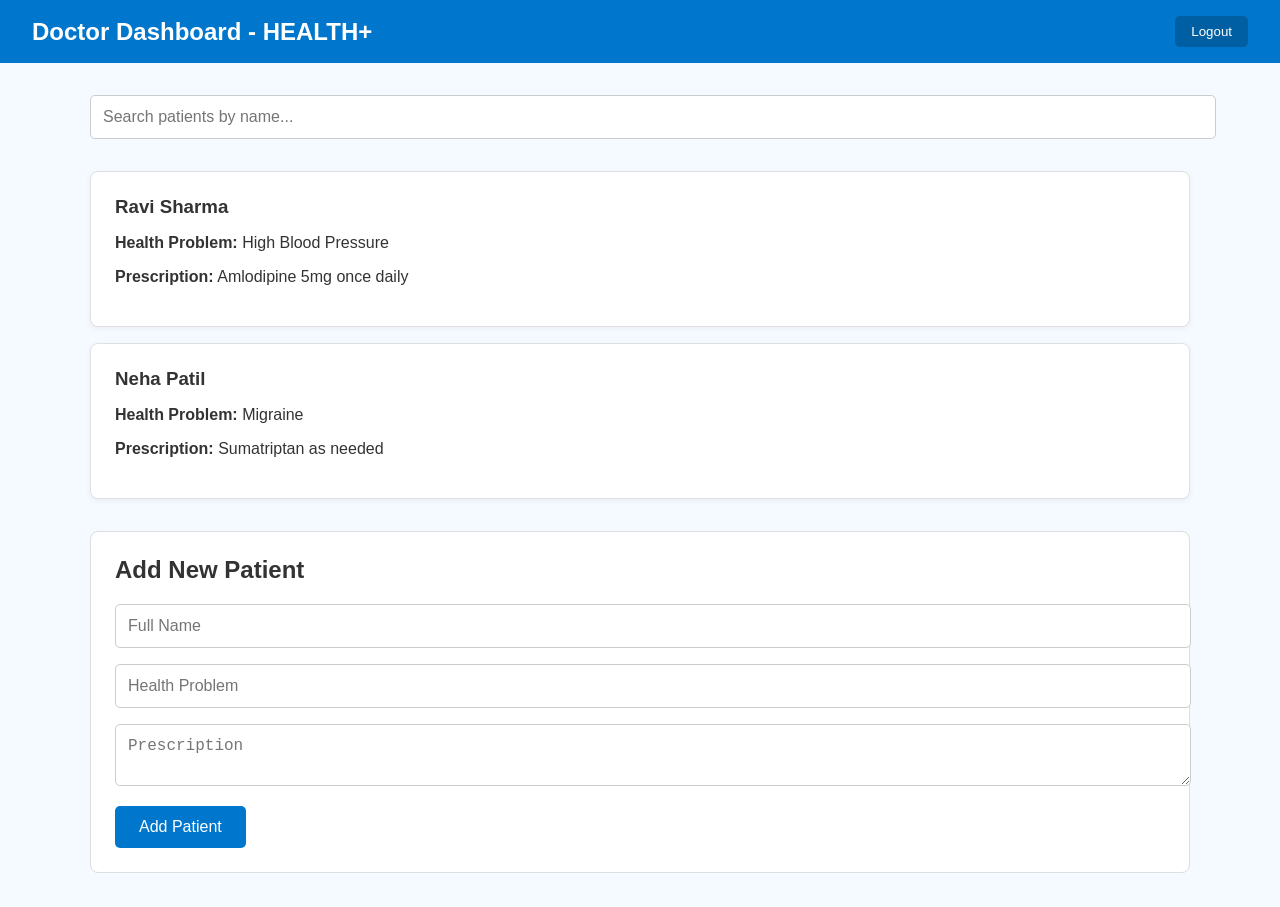
<file: doctor-dashboard.html>
<!DOCTYPE html>
<html lang="en">
<head>
  <meta charset="UTF-8">
  <meta name="viewport" content="width=device-width, initial-scale=1.0">
  <title>Doctor Dashboard - HEALTH+</title>
  <style>
    body {
      font-family: 'Segoe UI', Tahoma, Geneva, Verdana, sans-serif;
      margin: 0;
      padding: 0;
      background-color: #f4faff;
      color: #333;
    }

    header {
      background-color: #0077cc;
      color: white;
      padding: 1rem 2rem;
      display: flex;
      justify-content: space-between;
      align-items: center;
    }

    header h1 {
      margin: 0;
      font-size: 1.5rem;
    }

    header button {
      background-color: #005fa3;
      color: white;
      border: none;
      padding: 0.5rem 1rem;
      border-radius: 5px;
      cursor: pointer;
    }

    .dashboard {
      padding: 2rem;
      max-width: 1100px;
      margin: auto;
    }

    .search-bar {
      margin-bottom: 2rem;
    }

    .search-bar input {
      width: 100%;
      padding: 0.75rem;
      border: 1px solid #ccc;
      border-radius: 5px;
      font-size: 1rem;
    }

    .patient-card {
      background-color: white;
      border: 1px solid #e0e0e0;
      border-radius: 8px;
      padding: 1.5rem;
      margin-bottom: 1rem;
      box-shadow: 0 2px 6px rgba(0, 0, 0, 0.05);
    }

    .patient-card h3 {
      margin: 0 0 0.5rem;
    }

    .add-patient {
      margin-top: 2rem;
      background-color: #ffffff;
      padding: 1.5rem;
      border-radius: 8px;
      border: 1px solid #ddd;
    }

    .add-patient h2 {
      margin-top: 0;
    }

    .add-patient input, .add-patient textarea {
      width: 100%;
      margin-bottom: 1rem;
      padding: 0.75rem;
      font-size: 1rem;
      border: 1px solid #ccc;
      border-radius: 5px;
    }

    .add-patient button {
      background-color: #0077cc;
      color: white;
      border: none;
      padding: 0.75rem 1.5rem;
      border-radius: 5px;
      font-size: 1rem;
      cursor: pointer;
    }
  </style>
</head>
<body>

  <header>
    <h1>Doctor Dashboard - HEALTH+</h1>
    <button onclick="logout()">Logout</button>
  </header>

  <div class="dashboard">
    <div class="search-bar">
      <input type="text" id="searchInput" placeholder="Search patients by name..." onkeyup="searchPatients()">
    </div>

    <div id="patientList">
      <div class="patient-card">
        <h3>Ravi Sharma</h3>
        <p><strong>Health Problem:</strong> High Blood Pressure</p>
        <p><strong>Prescription:</strong> Amlodipine 5mg once daily</p>
      </div>
      <div class="patient-card">
        <h3>Neha Patil</h3>
        <p><strong>Health Problem:</strong> Migraine</p>
        <p><strong>Prescription:</strong> Sumatriptan as needed</p>
      </div>
    </div>

    <div class="add-patient">
      <h2>Add New Patient</h2>
      <input type="text" id="newName" placeholder="Full Name">
      <input type="text" id="newProblem" placeholder="Health Problem">
      <textarea id="newPrescription" placeholder="Prescription"></textarea>
      <button onclick="addPatient()">Add Patient</button>
    </div>
  </div>

  <script>
    function logout() {
      alert("Logging out...");
      window.location.href = "login.html";
    }

    function searchPatients() {
      const input = document.getElementById("searchInput").value.toLowerCase();
      const cards = document.querySelectorAll(".patient-card");

      cards.forEach(card => {
        const name = card.querySelector("h3").textContent.toLowerCase();
        card.style.display = name.includes(input) ? "block" : "none";
      });
    }

    function addPatient() {
      const name = document.getElementById("newName").value;
      const problem = document.getElementById("newProblem").value;
      const prescription = document.getElementById("newPrescription").value;

      if (!name || !problem || !prescription) {
        alert("Please fill out all fields.");
        return;
      }

      const card = document.createElement("div");
      card.className = "patient-card";
      card.innerHTML = `<h3>${name}</h3>
                        <p><strong>Health Problem:</strong> ${problem}</p>
                        <p><strong>Prescription:</strong> ${prescription}</p>`;

      document.getElementById("patientList").appendChild(card);

      document.getElementById("newName").value = "";
      document.getElementById("newProblem").value = "";
      document.getElementById("newPrescription").value = "";
    }
  </script>

</body>
</html>
</file>
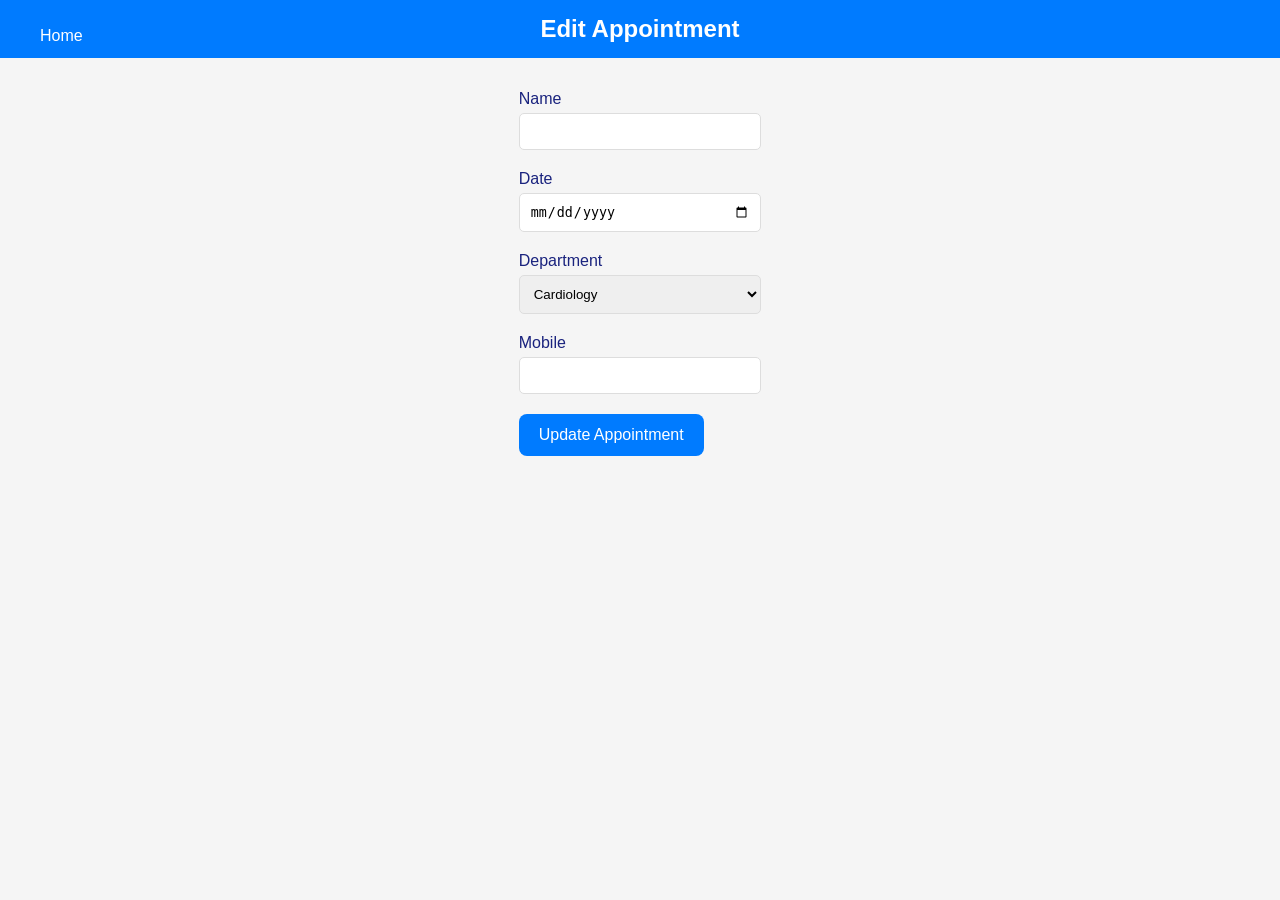
<file: edit-appointment.html>
<!DOCTYPE html>
<html lang="en">
<head>
  <meta charset="UTF-8" />
  <meta name="viewport" content="width=device-width, initial-scale=1.0" />
  <title>Edit Appointment</title>
  <link rel="stylesheet" href="style.css" />
</head>
<body>

  <!-- Top Bar -->
  <div id="topbar">
    <button id="homeBtn" onclick="window.location.href='index.html'">Home</button>
    <h2>Edit Appointment</h2>
  </div>

  <!-- Edit Appointment Form -->
  <div class="container">
    <form id="edit-appointment-form">
      <div class="input-group">
        <label for="edit-patient-name">Name</label>
        <input type="text" id="edit-patient-name" required />
      </div>

      <div class="input-group">
        <label for="edit-appointment-date">Date</label>
        <input type="date" id="edit-appointment-date" required />
      </div>

      <div class="input-group">
        <label for="edit-appointment-department">Department</label>
        <select id="edit-appointment-department" required>
          <option value="Cardiology">Cardiology</option>
          <option value="Pediatrics">Pediatrics</option>
          <option value="Neurology">Neurology</option>
          <option value="Psychiatry">Psychiatry</option>
          <option value="General">General Checkup</option>
        </select>
      </div>

      <div class="input-group">
        <label for="edit-appointment-mobile">Mobile</label>
        <input type="text" id="edit-appointment-mobile" required />
      </div>

      <button type="submit">Update Appointment</button>
    </form>
  </div>

<script>
  document.addEventListener('DOMContentLoaded', () => {
    const appointmentToEdit = JSON.parse(localStorage.getItem('editAppointment'));
    document.getElementById('edit-patient-name').value = appointmentToEdit.name;
    document.getElementById('edit-appointment-date').value = appointmentToEdit.date;
    document.getElementById('edit-appointment-department').value = appointmentToEdit.department;
    document.getElementById('edit-appointment-mobile').value = appointmentToEdit.mobile;

    document.getElementById('edit-appointment-form').addEventListener('submit', function(e) {
      e.preventDefault();

      const updatedAppointment = {
        name: document.getElementById('edit-patient-name').value,
        email: appointmentToEdit.email,  // Email stays the same as it's tied to the user
        date: document.getElementById('edit-appointment-date').value,
        department: document.getElementById('edit-appointment-department').value,
        mobile: document.getElementById('edit-appointment-mobile').value,
      };

      let allAppointments = JSON.parse(localStorage.getItem('appointments'));
      const appointmentIndex = allAppointments.findIndex(app => app.email === appointmentToEdit.email && app.date === appointmentToEdit.date);
      allAppointments[appointmentIndex] = updatedAppointment;

      localStorage.setItem('appointments', JSON.stringify(allAppointments));
      alert('Appointment updated successfully!');
      window.location.href = 'history.html'; // Redirect back to history
    });
  });
</script>

<style>
  body {
    font-family: Arial, sans-serif;
    background-color: #f5f5f5;
    margin: 0;
    padding: 0;
  }

  #topbar {
    background-color: #007bff;
    color: white;
    padding: 15px 20px;
    text-align: center;
    position: fixed;
    width: 100%;
    top: 0;
    left: 0;
    z-index: 1000;
  }

  #homeBtn {
    position: absolute;
    left: 20px;
    background: transparent;
    color: white;
    border: none;
    font-size: 16px;
    cursor: pointer;
  }

  #homeBtn:hover {
    text-decoration: underline;
  }

  h2 {
    margin: 0;
    font-size: 24px;
  }

  .container {
    margin-top: 70px;
    padding: 20px;
    display: flex;
    flex-direction: column;
    align-items: center;
  }

  .input-group {
    margin-bottom: 20px;
    width: 100%;
  }

  input, select {
    width: 100%;
    padding: 10px;
    margin-top: 5px;
    border-radius: 5px;
    border: 1px solid #ddd;
  }

  button {
    padding: 12px 20px;
    font-size: 16px;
    cursor: pointer;
    background-color: #007bff;
    color: white;
    border: none;
    border-radius: 8px;
  }

  button:hover {
    background-color: #0056b3;
  }
</file>
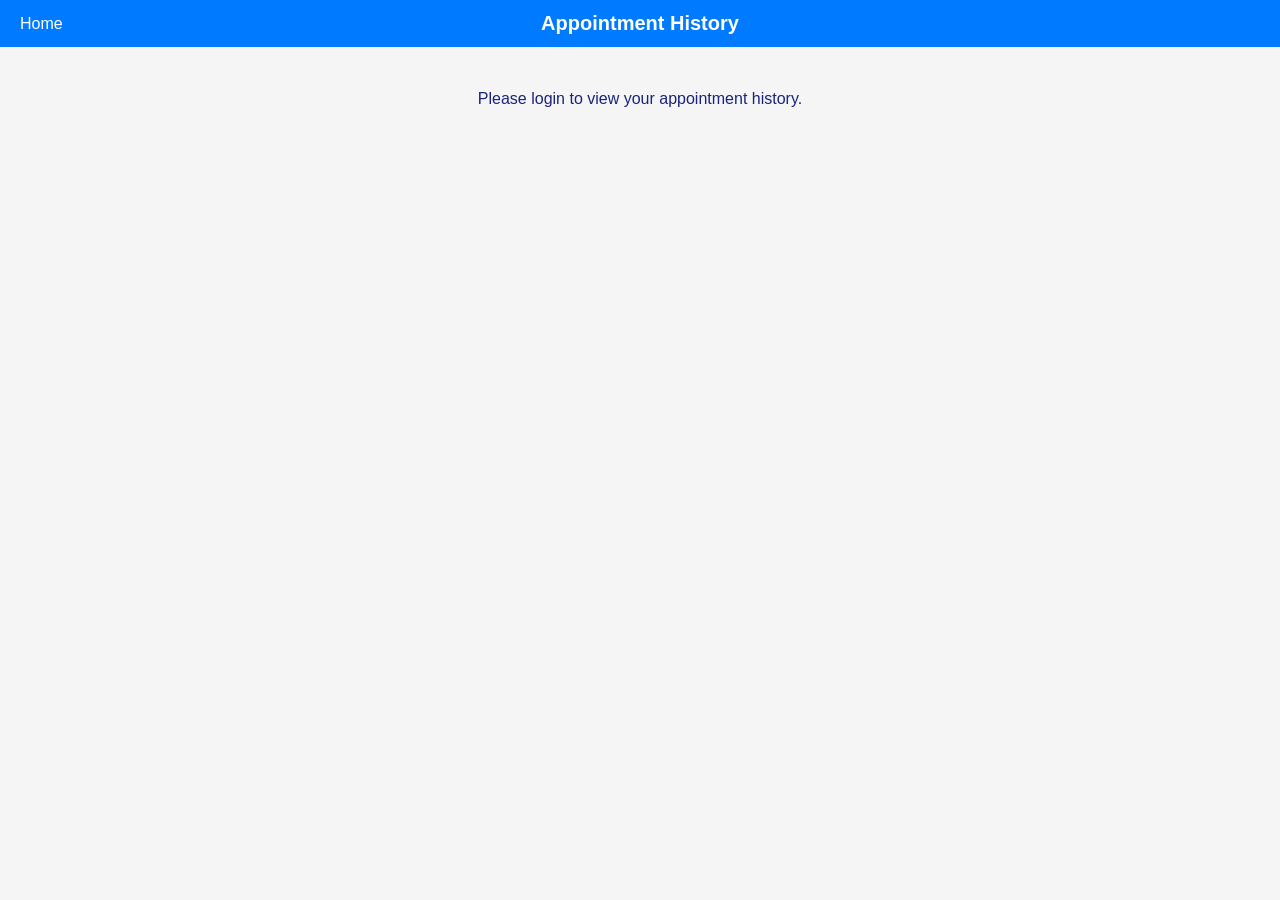
<file: history.html>
<!DOCTYPE html>
<html lang="en">
<head>
  <meta charset="UTF-8" />
  <meta name="viewport" content="width=device-width, initial-scale=1.0" />
  <title>Your Appointment History</title>
  <link rel="stylesheet" href="style.css" />
</head>
<body>

  <!-- Top Bar for Navigation -->
  <div id="topbar">
    <button id="homeBtn" onclick="window.location.href='index.html'">Home</button>
    <h2 id="pageTitle">Appointment History</h2>
  </div>

  <!-- Appointment List -->
  <div id="history-list" class="container"></div>

<script>
  const loggedInUser = localStorage.getItem('loggedInUser');
  const historyList = document.getElementById('history-list');

  if (!loggedInUser) {
    historyList.innerHTML = "<p>Please login to view your appointment history.</p>";
  } else {
    const allAppointments = JSON.parse(localStorage.getItem('appointments')) || [];
    const userAppointments = allAppointments.filter(app => app.email === loggedInUser);

    if (!userAppointments.length) {
      historyList.innerHTML = "<p>No appointments found!</p>";
    } else {
      historyList.innerHTML = userAppointments.map((app, i) =>
        `<div class="appointment-card">
          <div class="appointment-info">
            <p><strong>Date:</strong> ${app.date}</p>
            <p><strong>Department:</strong> ${app.department}</p>
            <p><strong>Patient:</strong> ${app.name}</p>
            <p><strong>Mobile:</strong> ${app.mobile}</p>
          </div>
          <div class="appointment-actions">
            <button class="btn" onclick="editAppointment(${i})">Edit</button>
            <button class="btn cancel-btn" onclick="cancelAppointment(${i})">Cancel</button>
          </div>
        </div>`
      ).join('');
    }
  }

  function editAppointment(index) {
    const appToEdit = JSON.parse(localStorage.getItem('appointments'))[index];
    localStorage.setItem('editAppointment', JSON.stringify(appToEdit));
    window.location.href = "edit-appointment.html";  // Redirect to edit page
  }

  function cancelAppointment(index) {
    let allAppointments = JSON.parse(localStorage.getItem('appointments'));
    allAppointments.splice(index, 1);
    localStorage.setItem('appointments', JSON.stringify(allAppointments));
    alert("Appointment cancelled!");
    window.location.reload();
  }
</script>

<style>
  body {
    font-family: 'Arial', sans-serif;
    background: #f5f5f5;
    margin: 0;
    padding: 0;
  }

  /* Top Bar Style */
  #topbar {
    background-color: #007bff;
    color: white;
    padding: 12px 20px;
    display: flex;
    justify-content: center;
    align-items: center;
    position: fixed;
    width: 100%;
    top: 0;
    left: 0;
    z-index: 1000;
  }

  #topbar h2 {
    margin: 0;
    font-size: 20px;
    flex-grow: 1;
    text-align: center;
  }

  #homeBtn {
    position: absolute;
    left: 20px;
    background: transparent;
    color: white;
    border: none;
    font-size: 16px;
    cursor: pointer;
  }

  #homeBtn:hover {
    text-decoration: underline;
  }

  /* Container for centering the appointment history */
  .container {
    margin-top: 70px;
    padding: 20px;
    display: flex;
    justify-content: center;
    align-items: center;
    flex-direction: column;
  }

  /* Appointment Card Style */
  .appointment-card {
    background-color: white;
    border-radius: 8px;
    box-shadow: 0 4px 8px rgba(0, 0, 0, 0.1);
    margin-bottom: 20px;
    padding: 15px;
    width: 100%;
    max-width: 500px;
  }

  .appointment-info {
    font-size: 14px;
    margin-bottom: 10px;
  }

  .appointment-actions {
    display: flex;
    justify-content: flex-end;
    gap: 10px;
  }

  .btn {
    padding: 8px 16px;
    font-size: 14px;
    cursor: pointer;
    border: none;
    border-radius: 5px;
    background-color: #007bff;
    color: white;
  }

  .btn:hover {
    background-color: #0056b3;
  }

  .cancel-btn {
    background-color: #dc3545;
  }

  .cancel-btn:hover {
    background-color: #c82333;
  }
</style>

</body>
</html>
</file>
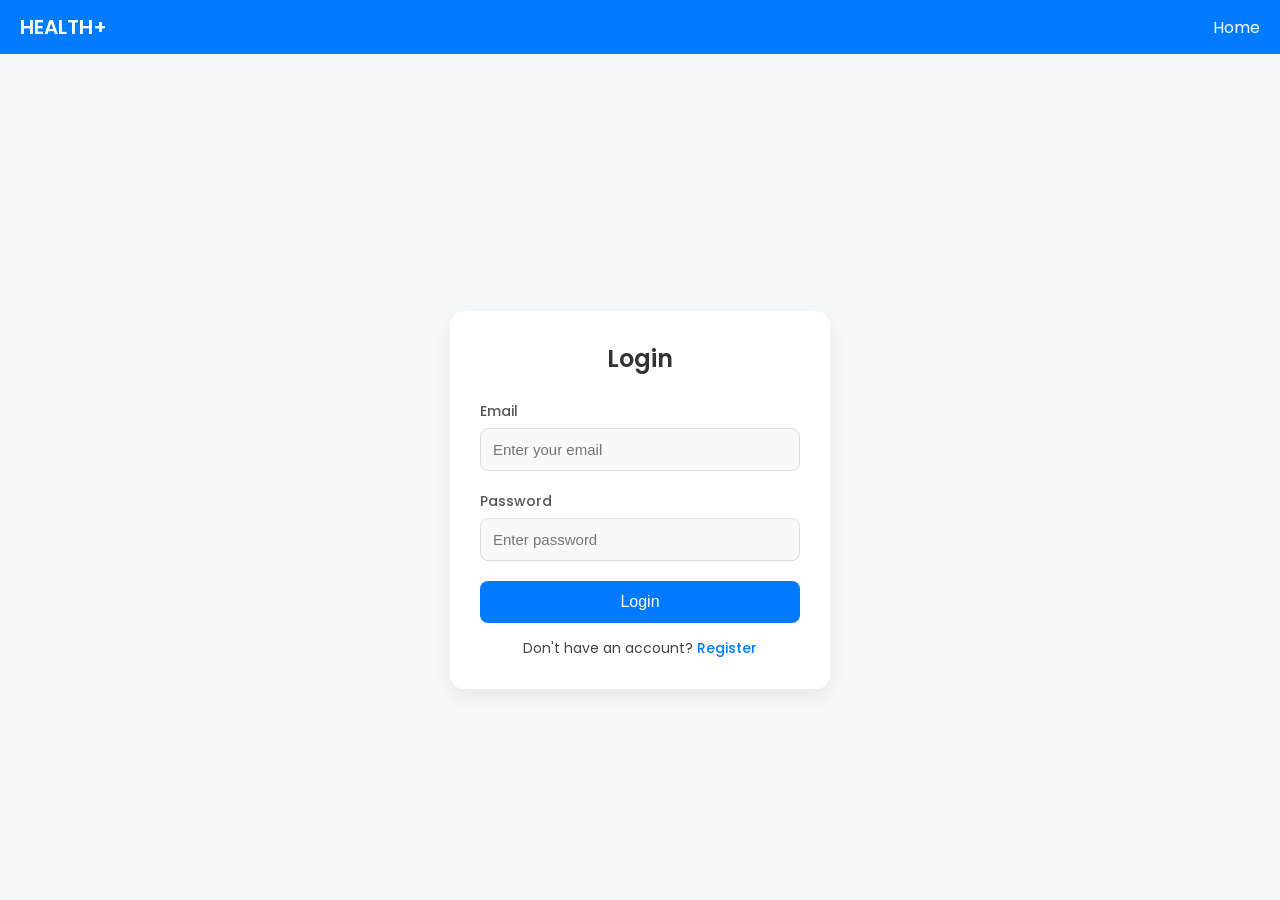
<file: login.html>
<!DOCTYPE html>
<html lang="en">

<head>
  <meta charset="UTF-8" />
  <meta name="viewport" content="width=device-width, initial-scale=1.0" />
  <title>Login | HEALTH+</title>
  <link rel="stylesheet" href="https://fonts.googleapis.com/css2?family=Poppins:wght@400;600&display=swap">
  <style>
    * {
      margin: 0;
      padding: 0;
      box-sizing: border-box;
    }

    body {
      font-family: 'Poppins', sans-serif;
      background: #f8f9fc;
      display: flex;
      justify-content: center;
      align-items: center;
      min-height: 100vh;
      flex-direction: column;
    }

    .top-bar {
      width: 100%;
      background-color: #007bff;
      padding: 12px 20px;
      display: flex;
      justify-content: space-between;
      align-items: center;
      color: white;
      position: fixed;
      top: 0;
      left: 0;
      z-index: 100;
    }

    .top-bar h1 {
      font-size: 20px;
      font-weight: 600;
    }

    .top-bar a {
      color: white;
      text-decoration: none;
      font-size: 16px;
      margin-left: 15px;
      transition: opacity 0.3s ease;
    }

    .top-bar a:hover {
      opacity: 0.8;
    }

    .container {
      background: white;
      padding: 30px;
      border-radius: 14px;
      box-shadow: 0 8px 24px rgba(0, 0, 0, 0.08);
      width: 100%;
      max-width: 380px;
      margin-top: 100px;
    }

    h2 {
      text-align: center;
      margin-bottom: 25px;
      font-size: 24px;
      color: #333;
      font-weight: 600;
    }

    .input-group {
      margin-bottom: 20px;
    }

    .input-group label {
      display: block;
      margin-bottom: 6px;
      font-size: 14px;
      color: #555;
      font-weight: 500;
    }

    .input-group input {
      width: 100%;
      padding: 12px;
      border: 1px solid #ddd;
      border-radius: 8px;
      background-color: #f9f9f9;
      font-size: 15px;
      transition: border-color 0.3s ease;
    }

    .input-group input:focus {
      border-color: #007bff;
      outline: none;
      background: #fff;
    }

    button {
      width: 100%;
      padding: 12px;
      border: none;
      border-radius: 8px;
      background: #007bff;
      color: white;
      font-size: 16px;
      font-weight: 500;
      cursor: pointer;
      transition: background 0.3s ease;
    }

    button:hover {
      background: #0056b3;
    }

    p {
      margin-top: 15px;
      font-size: 14px;
      color: #444;
      text-align: center;
    }

    p a {
      color: #007bff;
      text-decoration: none;
      font-weight: 500;
    }

    p a:hover {
      text-decoration: underline;
    }

    #message {
      text-align: center;
      margin-top: 12px;
      font-size: 14px;
      font-weight: bold;
    }
  </style>
</head>

<body>

  <!-- Top Bar -->
  <div class="top-bar">
    <h1>HEALTH+</h1>
    <a href="index.html">Home</a>
  </div>

  <!-- Login Form -->
  <div class="container">
    <h2>Login</h2>
    <form id="login-form">
      <div class="input-group">
        <label for="email">Email</label>
        <input type="email" id="email" placeholder="Enter your email" required />
      </div>

      <div class="input-group">
        <label for="password">Password</label>
        <input type="password" id="password" placeholder="Enter password" required />
      </div>

      <button type="submit">Login</button>
      <p id="message"></p>
      <p>Don't have an account? <a href="register.html">Register</a></p>
    </form>
  </div>

  <script>
    document.getElementById("login-form").addEventListener("submit", function (event) {
      event.preventDefault();

      const email = document.getElementById("email").value.trim();
      const password = document.getElementById("password").value.trim();
      const messageEl = document.getElementById("message");

      // Admin check
      if (email === "admin@gmail.com" && password === "admin123") {
        localStorage.setItem("isAdminLoggedIn", "true");
        messageEl.style.color = "green";
        messageEl.innerText = "Admin login successful! Redirecting...";
        setTimeout(() => {
          window.location.href = "admin-dashboard.html";
        }, 1500);
        return;
      }
      const doctors = JSON.parse(localStorage.getItem("doctors")) || [
      { email: "doctor1@gmail.com", password: "doc123" }
    ];
    const matchedDoctor = doctors.find(doc => doc.email === email && doc.password === password);

    if (matchedDoctor) {
      localStorage.setItem("loggedInDoctor", email);
      messageEl.style.color = "green";
      messageEl.innerText = "Doctor login successful! Redirecting...";
      setTimeout(() => {
        window.location.href = "doctor-dashboard.html";
      }, 1500);
      return;
    }


      // Normal user check
      const users = JSON.parse(localStorage.getItem("users")) || [];
      const matchedUser = users.find(user => user.email === email && user.password === password);

      if (matchedUser) {
        localStorage.setItem("loggedInUser", email);
        messageEl.style.color = "green";
        messageEl.innerText = "Login successful! Redirecting...";
        setTimeout(() => {
          window.location.href = "index.html";
        }, 1500);
      } else {
        messageEl.style.color = "red";
        messageEl.innerText = "Invalid email or password.";
      }
    });
  </script>

</body>

</html>
</file>
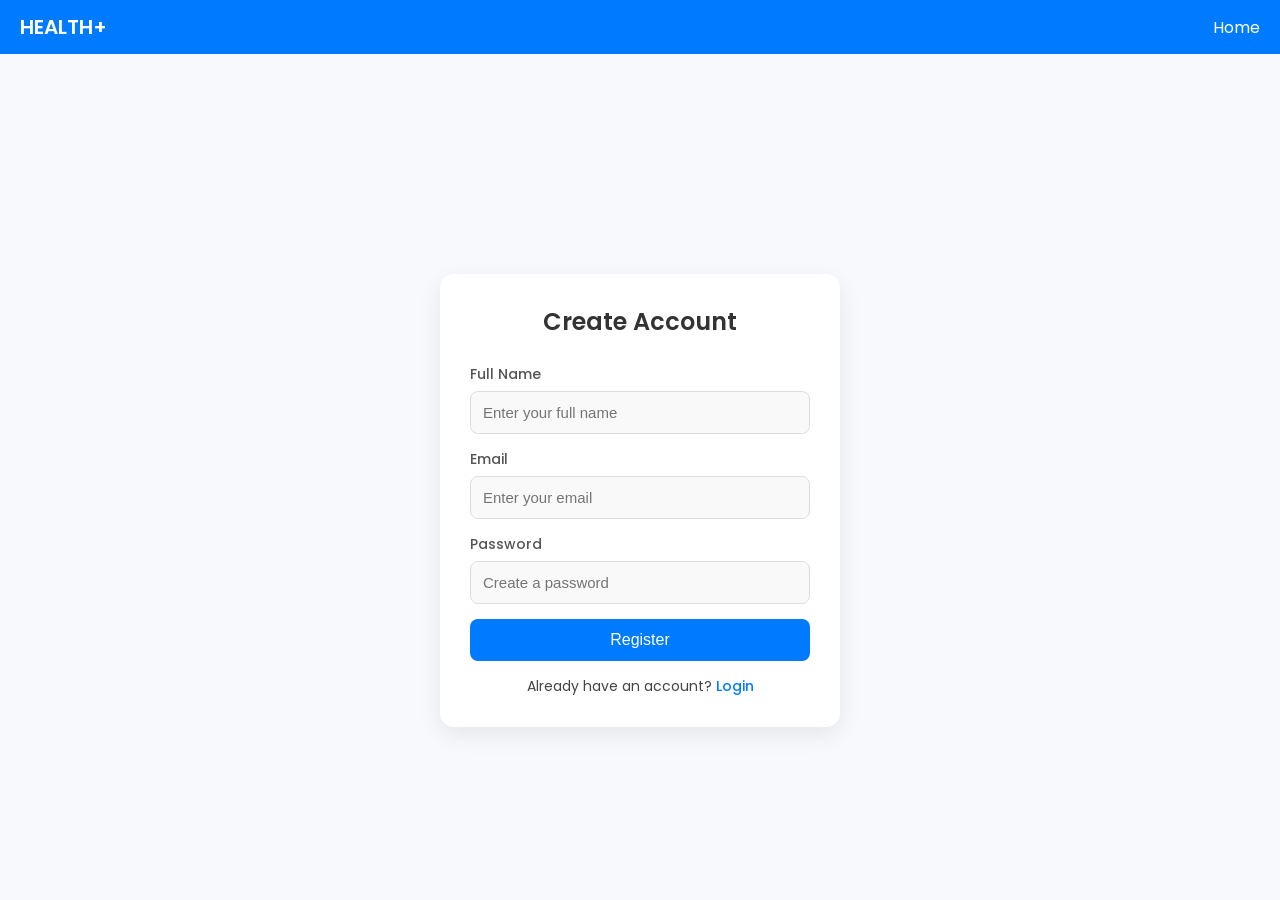
<file: register.html>
<!DOCTYPE html>
<html lang="en">
<head>
  <meta charset="UTF-8" />
  <meta name="viewport" content="width=device-width, initial-scale=1.0"/>
  <title>Register | HEALTH+</title>
  <link rel="stylesheet" href="https://fonts.googleapis.com/css2?family=Poppins:wght@400;600&display=swap">
  <style>
    * {
      margin: 0;
      padding: 0;
      box-sizing: border-box;
    }

    body {
      font-family: 'Poppins', sans-serif;
      background: #f8f9fc;
      display: flex;
      justify-content: center;
      align-items: center;
      min-height: 100vh;
      flex-direction: column;
    }

    /* Top Bar */
    .top-bar {
      width: 100%;
      background-color: #007bff;
      padding: 12px 20px;
      display: flex;
      justify-content: space-between;
      align-items: center;
      color: white;
      position: fixed;
      top: 0;
      left: 0;
      z-index: 100;
    }

    .top-bar h1 {
      font-size: 20px;
      font-weight: 600;
    }

    .top-bar a {
      color: white;
      text-decoration: none;
      font-size: 16px;
      margin-left: 15px;
      transition: opacity 0.3s ease;
    }

    .top-bar a:hover {
      opacity: 0.8;
    }

    /* Registration Form Container */
    .container {
      background: white;
      padding: 30px;
      border-radius: 14px;
      box-shadow: 0 8px 24px rgba(0, 0, 0, 0.08);
      width: 100%;
      max-width: 400px;
      margin-top: 100px;
    }

    h2 {
      text-align: center;
      margin-bottom: 25px;
      font-size: 24px;
      color: #333;
      font-weight: 600;
    }

    label {
      display: block;
      margin-bottom: 6px;
      font-size: 14px;
      color: #555;
      font-weight: 500;
    }

    input {
      width: 100%;
      padding: 12px;
      border: 1px solid #ddd;
      border-radius: 8px;
      background-color: #f9f9f9;
      font-size: 15px;
      transition: border-color 0.3s ease;
      margin-bottom: 15px;
    }

    input:focus {
      border-color: #007bff;
      outline: none;
      background: #fff;
    }

    button {
      width: 100%;
      padding: 12px;
      border: none;
      border-radius: 8px;
      background: #007bff;
      color: white;
      font-size: 16px;
      font-weight: 500;
      cursor: pointer;
      transition: background 0.3s ease;
    }

    button:hover {
      background: #0056b3;
    }

    p {
      margin-top: 15px;
      font-size: 14px;
      color: #444;
      text-align: center;
    }

    p a {
      color: #007bff;
      text-decoration: none;
      font-weight: 500;
    }

    p a:hover {
      text-decoration: underline;
    }

    #message {
      text-align: center;
      margin-top: 12px;
      font-size: 14px;
      font-weight: bold;
      color: red;
    }
  </style>
</head>
<body>

  <!-- Top Bar -->
  <div class="top-bar">
    <h1>HEALTH+</h1>
    <a href="index.html">Home</a>
  </div>

  <!-- Registration Form -->
  <div class="container">
    <h2>Create Account</h2>
    <form id="register-form">
      <label for="fullname">Full Name</label>
      <input type="text" id="fullname" placeholder="Enter your full name" required />

      <label for="email">Email</label>
      <input type="email" id="email" placeholder="Enter your email" required />

      <label for="password">Password</label>
      <input type="password" id="password" placeholder="Create a password" required />

      <button type="submit">Register</button>
      <p id="message"></p>
      <p>Already have an account? <a href="login.html">Login</a></p>
    </form>
  </div>

  <script>
    document.getElementById("register-form").addEventListener("submit", registerUser);

    function registerUser(event) {
      event.preventDefault();

      const fullname = document.getElementById("fullname").value;
      const email = document.getElementById("email").value;
      const password = document.getElementById("password").value;

      let users = JSON.parse(localStorage.getItem("users")) || [];
      const userExists = users.some(user => user.email === email);

      const messageEl = document.getElementById("message");

      if (userExists) {
        messageEl.style.color = "red";
        messageEl.innerText = "Email already registered.";
        return;
      }

      users.push({ fullname, email, password });
      localStorage.setItem("users", JSON.stringify(users));

      messageEl.style.color = "green";
      messageEl.innerText = "Registration successful! Redirecting...";

      document.getElementById("register-form").reset();

      setTimeout(() => {
        window.location.href = "login.html";
      }, 1500);
    }
  </script>

</body>
</html>
</file>
<file: style.css>
/* Reset + Body */
* {
  margin: 0;
  padding: 0;
  box-sizing: border-box;
}

body {
  font-family: 'Segoe UI', sans-serif;
  background: #f5ebf0;
  color: #1a237e;
  overflow-x: hidden;
}

/* Top Bar */
.top-bar {
  background-color: #3b5fc3;
  color: #fff;
  padding: 8px 40px;
  display: flex;
  justify-content: space-between;
  align-items: center;
  position: fixed;
  width: 100%;
  top: 0;
  left: 0;
  z-index: 1000;
}

.top-bar-left {
  display: flex;
  align-items: center;
  gap: 25px;
}

#toggle-sidebar-btn {
  font-size: 24px;
  cursor: pointer;
  margin-right: 10px;
}

.social-icons {
  display: flex;
  align-items: center;
}

.social-icons a {
  margin-right: 20px;
}

.top-links {
  display: flex;
  align-items: center;
}

.top-links a {
  color: #fff;
  margin-left: 20px;
  text-decoration: none;
  font-size: 14px;
}

#auth-link img {
  vertical-align: middle;
  width: 28px;
  height: 28px;
  margin-top: -4px;
}

/* Sidebar */
#sidebar {
  position: fixed;
  top: 0;
  left: -250px;
  width: 250px;
  height: 100%;
  background-color: #3b5fc3;
  color: #fff;
  transition: left 0.3s ease;
  padding-top: 60px;
  z-index: 999;
  box-shadow: 0 4px 10px rgba(0, 0, 0, 0.2);
}

#sidebar a {
  display: block;
  padding: 16px;
  text-decoration: none;
  color: #fff;
  font-size: 18px;
  margin: 10px 0;
  transition: background-color 0.3s ease;
}

#sidebar a:hover {
  background-color: #8c96af;
  padding-left: 20px;
}

#sidebar a.active {
  background-color: #3b5fc3;
}

/* Modal */
.modal {
  display: none;
  position: fixed;
  z-index: 1000;
  left: 0;
  top: 0;
  width: 100%;
  height: 100%;
  background-color: rgba(0, 0, 0, 0.5);
  backdrop-filter: blur(3px);
  justify-content: center;
  align-items: center;
  overflow: auto;
}

.modal-content {
  background-color: #fff;
  padding: 30px;
  border-radius: 10px;
  width: 90%;
  max-width: 600px;
  box-shadow: 0 5px 15px rgba(0, 0, 0, 0.3);
  text-align: center;
  position: relative;
  margin: auto;
}

.close {
  position: absolute;
  right: 20px;
  top: 15px;
  font-size: 24px;
  cursor: pointer;
  color: #888;
}

.close:hover {
  color: #000;
}

/* Hero Section */
.hero {
  background: linear-gradient(to right, #f5ebf0, #61a4e2);
  display: flex;
  justify-content: space-between;
  align-items: center;
  padding: 80px 60px;
  flex-wrap: wrap;
  position: relative;
}

.hero-left {
  max-width: 50%;
  flex: 1 1 45%;
  position: relative;
  margin-top: -350px;
}

.hero-left h1 {
  font-size: 44px;
  line-height: 1.2;
  margin-bottom: 30px;
}

.hero-left span {
  color: #1a237e;
  font-weight: bold;
}

.hero-left p {
  font-size: 16px;
  margin-bottom: 50px;
}

.btn {
  background-color: #3b5fc3;
  color: #fff;
  padding: 15px 30px;
  border-radius: 10px;
  text-decoration: none;
  font-weight: bold;
  transition: background 0.3s;
}

.btn:hover {
  background-color: #2e4aad;
}

.hero-right {
  max-width: 50%;
  flex: 1 1 45%;
  display: flex;
  justify-content: center;
  align-items: center;
  position: relative;
  margin-top: 100px;
}

.hero-right .hero-image {
  max-width: 90%;
  height: auto;
  border-radius: 10px;
  transform: translateX(10%);
  box-shadow: 0 10px 20px rgba(0, 0, 0, 0.15);
}

.contact-info {
  position: absolute;
  top: 70px;
  left: 50%;
  transform: translateX(65%);
  display: flex;
  align-items: center;
  gap: 40px;
  z-index: 2;
}

.contact-item {
  font-size: 14px;
  color: #1a237e;
  line-height: 1.4;
}

.contact-item img {
  vertical-align: middle;
  margin-right: 5px;
}

/* Departments Section */
.departments {
  background: #f5ebf0;
  padding: 80px 40px;
  text-align: center;
}

.departments h2 {
  font-size: 36px;
  color: #1a237e;
  margin-bottom: 40px;
}

.department-list {
  display: flex;
  justify-content: center;
  flex-wrap: wrap;
  gap: 30px;
}

.department-card {
  background: #fff;
  border-radius: 15px;
  padding: 20px;
  width: 200px;
  text-align: center;
  box-shadow: 0 6px 12px rgba(0, 0, 0, 0.1);
  transition: transform 0.3s ease, box-shadow 0.3s ease;
}

.department-card img {
  width: 50px;
  margin-bottom: 15px;
}

.department-card p {
  color: #1a237e;
  font-size: 16px;
  font-weight: 500;
}

.department-card:hover {
  transform: translateY(-8px);
  box-shadow: 0 12px 20px rgba(0, 0, 0, 0.15);
}

/* Doctors Section */
.doctors {
  background: #f5ebf0;
  padding: 80px 40px;
  text-align: center;
}

.doctors h2 {
  font-size: 36px;
  color: #1a237e;
  margin-bottom: 40px;
}

.doctor-list {
  display: flex;
  justify-content: center;
  flex-wrap: wrap;
  gap: 30px;
}

.doctor-card {
  background: #fff;
  border-radius: 15px;
  padding: 20px;
  width: 220px;
  text-align: center;
  box-shadow: 0 6px 12px rgba(0, 0, 0, 0.1);
  transition: transform 0.3s ease, box-shadow 0.3s ease;
}

.doctor-card img {
  width: 100%;
  border-radius: 12px;
  margin-bottom: 15px;
}

.doctor-card h3 {
  color: #1a237e;
  margin: 10px 0 5px;
}

.doctor-card p {
  font-size: 14px;
  color: #555;
  margin-bottom: 15px;
}

.doctor-card .btn {
  background-color: #3b5fc3;
  padding: 8px 20px;
  border-radius: 20px;
  font-size: 14px;
}

.doctor-card:hover {
  transform: translateY(-8px);
  box-shadow: 0 12px 20px rgba(0, 0, 0, 0.15);
}

.outer-area {
  background-color: #f5ebf0;
}

/* Health Reminder */
.health-reminder {
  background: linear-gradient(90deg, #1d63a1 0%, #bfc1ce);
  border-radius: 10px;
  padding: 40px;
  margin: 40px auto;
  max-width: 1100px;
  display: flex;
  align-items: center;
  justify-content: center;
}

.reminder-container {
  display: flex;
  justify-content: space-between;
  align-items: center;
  flex-wrap: wrap;
}

.reminder-text {
  color: #fff;
  max-width: 600px;
}

.reminder-text h2 {
  font-size: 2.5rem;
  margin-bottom: 15px;
}

.reminder-text p {
  font-size: 1rem;
  margin-bottom: 20px;
}

.reminder-text .btn {
  background-color: #4e6cf0;
  padding: 10px 20px;
  border-radius: 8px;
  color: white;
  text-decoration: none;
  font-weight: bold;
}

.reminder-image img {
  width: 250px;
  border-radius: 50%;
  border: 5px solid #fff;
  box-shadow: 0 4px 20px rgba(0, 0, 0, 0.2);
}

/* Subscribe Footer */
.subscribe-footer {
  background: #f5ebf0;
  position: relative;
  margin-top: -40px;
  overflow: hidden;
}

.subscribe-footer::after {
  content: 'HEALTH +';
  position: absolute;
  top: -60px;
  left: 50%;
  transform: translateX(-50%);
  color: white;
  font-weight: bold;
  z-index: 2;
  font-size: 1.2rem;
}

.subscribe-footer::before {
  content: '';
  position: absolute;
  top: -100px;
  left: 50%;
  transform: translateX(-50%);
  width: 180px;
  height: 180px;
  background: url('icon.png') no-repeat center center;
  background-size: cover;
  border-radius: 50%;
  border: 8px solid #fff;
  z-index: 1;
}

.subscribe-container {
  display: flex;
  justify-content: space-around;
  flex-wrap: wrap;
  padding: 120px 20px 40px;
  color: #1e3a8a;
}

.subscribe-left h2 {
  font-size: 2.2rem;
  margin: 10px 0;
}

.subscribe-left p {
  margin-bottom: 15px;
}

.subscribe-input {
  display: flex;
  gap: 10px;
  margin-top: 20px;
}

.subscribe-input input {
  padding: 10px 20px;
  border: 2px solid #1e3a8a;
  border-radius: 30px;
  flex: 1;
}

.subscribe-input button {
  background: #4e6cf0;
  border: none;
  padding: 10px 20px;
  border-radius: 30px;
  color: white;
  cursor: pointer;
  font-weight: bold;
}

.subscribe-links ul {
  list-style: none;
  padding: 0;
}

.subscribe-links li {
  margin: 8px 0;
}

.subscribe-hours,
.subscribe-helpline {
  margin: 15px 0;
}

.subscribe-helpline p img {
  margin: 0 5px;
}

.footer-bottom {
  background: #1e3a8a;
  color: white;
  padding: 15px 20px;
  display: flex;
  justify-content: space-between;
  align-items: center;
  flex-wrap: wrap;
  font-size: 0.9rem;
}

.footer-icons a {
  margin: 0 5px;
}

.footer-links a {
  margin-left: 15px;
  color: white;
  text-decoration: none;
}

.footer-links a:hover {
  text-decoration: underline;
}

/* Responsive Design */
@media (max-width: 1024px) {
  .hero {
    padding: 60px 30px;
  }

  .hero-left h1 {
    font-size: 36px;
  }

  .hero-left p {
    font-size: 14px;
  }

  .hero-right .hero-image {
    max-width: 80%;
  }
}

@media (max-width: 768px) {
  .hero {
    flex-direction: column;
    padding: 50px 20px;
  }

  .hero-left,
  .hero-right {
    max-width: 100%;
    text-align: center;
  }

  .hero-left h1 {
    font-size: 32px;
  }

  .hero-left p {
    font-size: 14px;
  }

  .hero-right .hero-image {
    max-width: 70%;
  }

  .reminder-container {
    flex-direction: column;
    text-align: center;
  }

  .reminder-image img {
    margin-top: 20px;
  }

  .subscribe-container {
    flex-direction: column;
    align-items: center;
    text-align: center;
  }

  .footer-bottom {
    flex-direction: column;
    text-align: center;
  }

  .footer-links {
    margin-top: 10px;
  }

  .department-card,
  .doctor-card {
    width: 80%;
  }
}

@media (max-width: 480px) {
  .hero-left h1 {
    font-size: 28px;
  }

  .hero-left p {
    font-size: 12px;
  }

  .hero-right .hero-image {
    max-width: 90%;
  }

  .departments h2,
  .doctors h2 {
    font-size: 28px;
  }

  .department-card p,
  .doctor-card p {
    font-size: 14px;
  }
}
</file>
